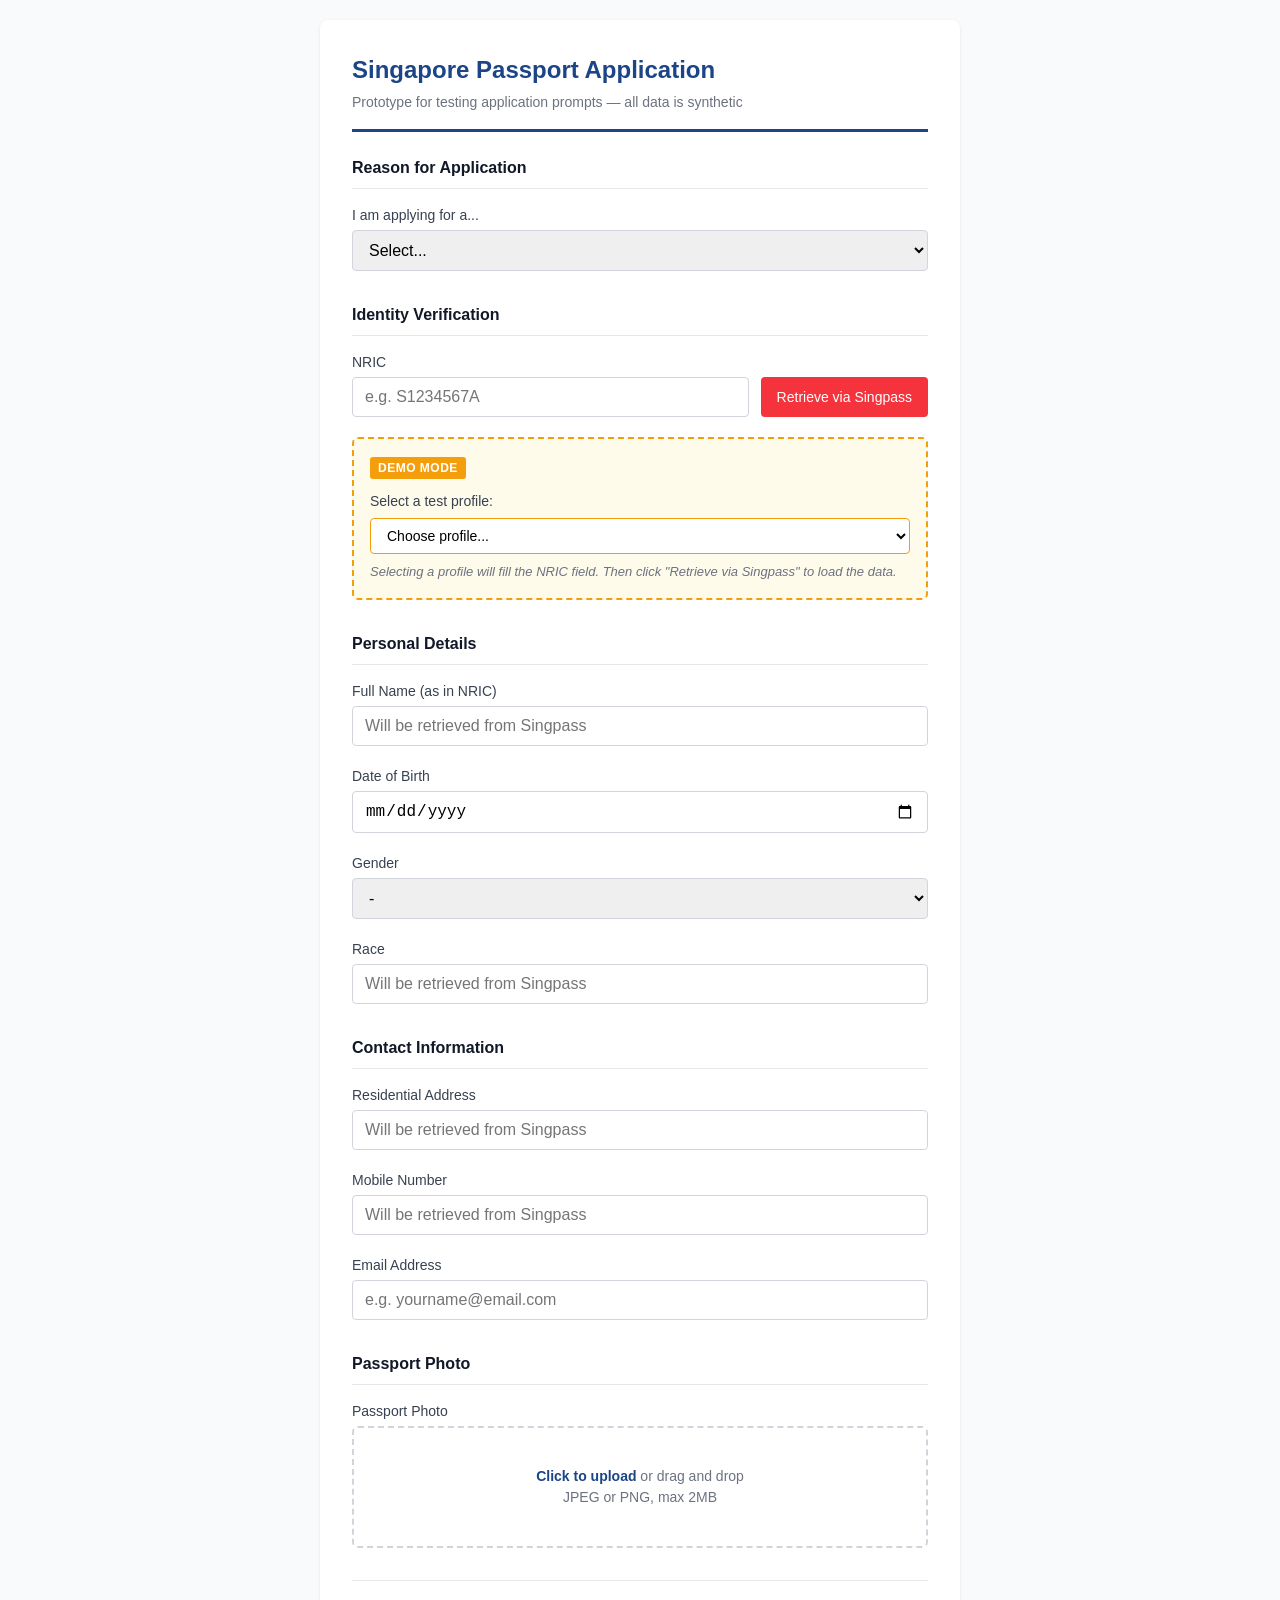
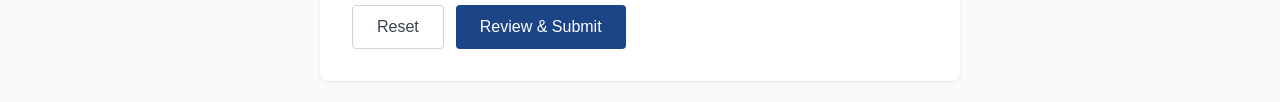
<file: day2-validate/prototype/index.html>
<!DOCTYPE html>
<html lang="en">
<head>
  <meta charset="UTF-8">
  <meta name="viewport" content="width=device-width, initial-scale=1.0">
  <title>Passport Application - Prototype</title>
  <link rel="stylesheet" href="style.css">
</head>
<body>
  <div class="container">
    <header>
      <h1>Singapore Passport Application</h1>
      <p class="subtitle">Prototype for testing application prompts — all data is synthetic</p>
    </header>

    <!-- Form Sections -->
    <div id="form-sections">
      <form id="passport-form">
        <!-- Section: Reason for Application -->
        <div class="form-section">
          <h2 class="section-title">Reason for Application</h2>

          <div class="field">
            <label for="reason">I am applying for a...</label>
            <select id="reason">
              <option value="">Select...</option>
              <option value="new">New passport</option>
              <option value="renew">Passport renewal</option>
              <option value="replace">Replacement passport</option>
            </select>
          </div>
        </div>

        <!-- Section: Identity Verification -->
        <div class="form-section">
          <h2 class="section-title">Identity Verification</h2>

          <div class="field">
            <label for="nric">NRIC</label>
            <div class="nric-input-group">
              <input type="text" id="nric" placeholder="e.g. S1234567A" maxlength="9" autocomplete="off">
              <button type="button" id="singpass-btn" class="btn btn-singpass">Retrieve via Singpass</button>
            </div>
            <div id="nric-pull-prompt" class="prompt hint">
              Enter your NRIC and click the button to retrieve your registered details
            </div>
          </div>

          <!-- Demo profile selector -->
          <div class="demo-profile-box">
            <div class="demo-label">Demo mode</div>
            <div class="demo-content">
              <label for="profile-select">Select a test profile:</label>
              <select id="profile-select">
                <option value="">Choose profile...</option>
              </select>
              <p class="demo-hint">Selecting a profile will fill the NRIC field. Then click "Retrieve via Singpass" to load the data.</p>
            </div>
          </div>
        </div>

        <!-- Section: Personal Details -->
        <div class="form-section">
          <h2 class="section-title">Personal Details</h2>

          <div class="field">
            <label for="name">Full Name (as in NRIC)</label>
            <input type="text" id="name" placeholder="Will be retrieved from Singpass">
          </div>

          <div class="field">
            <label for="dob">Date of Birth</label>
            <input type="date" id="dob">
          </div>

          <div class="field">
            <label for="gender">Gender</label>
            <select id="gender">
              <option value="">-</option>
              <option value="Male">Male</option>
              <option value="Female">Female</option>
            </select>
          </div>

          <div class="field">
            <label for="race">Race</label>
            <input type="text" id="race" placeholder="Will be retrieved from Singpass">
          </div>
        </div>

        <!-- Section: Contact Information -->
        <div class="form-section">
          <h2 class="section-title">Contact Information</h2>

          <div class="field">
            <label for="address">Residential Address</label>
            <input type="text" id="address" placeholder="Will be retrieved from Singpass">
            <div id="address-prompt" class="prompt hint">
              Format: BLK [number] [street name] #[unit] SINGAPORE [postal]
            </div>
          </div>

          <div class="field">
            <label for="phone">Mobile Number</label>
            <input type="tel" id="phone" placeholder="Will be retrieved from Singpass" maxlength="12">
            <div id="phone-prompt" class="prompt hint">
              8-digit number starting with 8 or 9 (e.g. 91234567)
            </div>
          </div>

          <div class="field">
            <label for="email">Email Address</label>
            <input type="email" id="email" placeholder="e.g. yourname@email.com">
            <div id="email-prompt" class="prompt"></div>
          </div>
        </div>

        <!-- Section: Photo Upload -->
        <div class="form-section">
          <h2 class="section-title">Passport Photo</h2>

          <div class="field">
            <label>Passport Photo</label>
            <div id="photo-upload" class="photo-upload">
              <input type="file" id="photo-file" accept="image/*">
              <p class="photo-upload-text">
                <strong>Click to upload</strong> or drag and drop<br>
                JPEG or PNG, max 2MB
              </p>
            </div>
            <div id="photo-prompt" class="prompt hint">
              Requirements: Recent colour photo, white background, 400x514 pixels minimum, JPEG format
            </div>
          </div>
        </div>

        <!-- Buttons -->
        <div class="button-group">
          <button type="button" class="btn btn-secondary" onclick="resetForm()">Reset</button>
          <button type="submit" id="submit-btn" class="btn btn-primary">Review & Submit</button>
        </div>
      </form>
    </div>
  </div>

  <!-- Confirmation Modal -->
  <div id="confirm-modal" class="modal-overlay">
    <div class="modal">
      <h2>Confirm Your Application</h2>
      <div class="modal-content">
        <p>Please verify the following details before submitting:</p>
        <ul id="summary-list" class="summary-list"></ul>
      </div>
      <div class="modal-buttons">
        <button type="button" id="cancel-submit" class="btn btn-secondary">Go Back</button>
        <button type="button" id="confirm-submit" class="btn btn-primary">Confirm & Submit</button>
      </div>
    </div>
  </div>

  <script src="config.js"></script>
  <script src="profiles.js"></script>
  <script src="app.js"></script>
</body>
</html>
</file>
<file: day2-validate/prototype/style.css>
/* Gov-style clean design for passport application prototype */
/* All styling is for prototype purposes only */

:root {
  --primary: #1c4587;
  --primary-light: #e8f0fe;
  --success: #137333;
  --success-light: #e6f4ea;
  --warning: #b45309;
  --warning-light: #fef3c7;
  --error: #c53030;
  --error-light: #fee2e2;
  --gray-50: #f9fafb;
  --gray-100: #f3f4f6;
  --gray-200: #e5e7eb;
  --gray-300: #d1d5db;
  --gray-500: #6b7280;
  --gray-700: #374151;
  --gray-900: #111827;
}

* {
  box-sizing: border-box;
}

body {
  font-family: -apple-system, BlinkMacSystemFont, 'Segoe UI', Roboto, 'Helvetica Neue', Arial, sans-serif;
  line-height: 1.5;
  color: var(--gray-900);
  background: var(--gray-50);
  margin: 0;
  padding: 20px;
}

.container {
  max-width: 640px;
  margin: 0 auto;
  background: white;
  border-radius: 8px;
  box-shadow: 0 1px 3px rgba(0,0,0,0.1);
  padding: 32px;
}

header {
  border-bottom: 3px solid var(--primary);
  padding-bottom: 16px;
  margin-bottom: 24px;
}

h1 {
  font-size: 1.5rem;
  font-weight: 600;
  color: var(--primary);
  margin: 0 0 4px 0;
}

.subtitle {
  color: var(--gray-500);
  font-size: 0.875rem;
  margin: 0;
}

/* Profile switcher */
.profile-switcher {
  background: var(--gray-100);
  border-radius: 6px;
  padding: 12px 16px;
  margin-bottom: 24px;
  display: flex;
  align-items: center;
  gap: 12px;
}

.profile-switcher label {
  font-size: 0.875rem;
  font-weight: 500;
  color: var(--gray-700);
}

.profile-switcher select {
  flex: 1;
  padding: 8px 12px;
  border: 1px solid var(--gray-300);
  border-radius: 4px;
  font-size: 0.875rem;
}

/* Form sections */
.form-section {
  margin-bottom: 32px;
}

.section-title {
  font-size: 1rem;
  font-weight: 600;
  color: var(--gray-900);
  margin: 0 0 16px 0;
  padding-bottom: 8px;
  border-bottom: 1px solid var(--gray-200);
}

/* Form fields */
.field {
  margin-bottom: 20px;
}

.field label {
  display: block;
  font-size: 0.875rem;
  font-weight: 500;
  color: var(--gray-700);
  margin-bottom: 4px;
}

.field input,
.field select {
  width: 100%;
  padding: 10px 12px;
  border: 1px solid var(--gray-300);
  border-radius: 4px;
  font-size: 1rem;
  transition: border-color 0.15s, box-shadow 0.15s;
}

.field input:focus,
.field select:focus {
  outline: none;
  border-color: var(--primary);
  box-shadow: 0 0 0 3px var(--primary-light);
}

.field input:disabled,
.field select:disabled {
  background: var(--gray-100);
  color: var(--gray-700);
  cursor: not-allowed;
}

.field input.error {
  border-color: var(--error);
}

.field input.error:focus {
  box-shadow: 0 0 0 3px var(--error-light);
}

/* Prompt messages */
.prompt {
  font-size: 0.8125rem;
  margin-top: 6px;
  padding: 8px 12px;
  border-radius: 4px;
  display: none;
}

.prompt.visible {
  display: block;
}

.prompt.pull {
  background: var(--primary-light);
  color: var(--primary);
  border-left: 3px solid var(--primary);
}

.prompt.hint {
  background: var(--gray-100);
  color: var(--gray-700);
  border-left: 3px solid var(--gray-300);
}

.prompt.validation-warning {
  background: var(--warning-light);
  color: var(--warning);
  border-left: 3px solid var(--warning);
}

.prompt.validation-error {
  background: var(--error-light);
  color: var(--error);
  border-left: 3px solid var(--error);
}

.prompt.validation-success {
  background: var(--success-light);
  color: var(--success);
  border-left: 3px solid var(--success);
}

/* Soft confirmation - low emphasis, doesn't compete with warnings */
.prompt.soft-success {
  background: transparent;
  color: var(--gray-500);
  border-left: none;
  padding-left: 0;
  font-size: 0.75rem;
}

/* Flagged field - needs help */
input.flagged,
select.flagged {
  border-color: var(--warning);
  background: var(--warning-light);
}

.help-link {
  color: var(--primary);
  text-decoration: underline;
  font-weight: 500;
}

.help-link:hover {
  color: var(--primary);
  text-decoration: none;
}

/* Auto-filled indicator */
.auto-filled {
  display: inline-block;
  font-size: 0.75rem;
  background: var(--primary-light);
  color: var(--primary);
  padding: 2px 6px;
  border-radius: 3px;
  margin-left: 8px;
  font-weight: 500;
}

/* Photo upload */
.photo-upload {
  border: 2px dashed var(--gray-300);
  border-radius: 6px;
  padding: 24px;
  text-align: center;
  cursor: pointer;
  transition: border-color 0.15s, background 0.15s;
}

.photo-upload:hover {
  border-color: var(--primary);
  background: var(--primary-light);
}

.photo-upload input {
  display: none;
}

.photo-upload-text {
  color: var(--gray-500);
  font-size: 0.875rem;
}

.photo-upload-text strong {
  color: var(--primary);
}

/* Buttons */
.button-group {
  display: flex;
  gap: 12px;
  margin-top: 32px;
  padding-top: 24px;
  border-top: 1px solid var(--gray-200);
}

.btn {
  padding: 12px 24px;
  border-radius: 4px;
  font-size: 1rem;
  font-weight: 500;
  cursor: pointer;
  transition: background 0.15s;
  border: none;
}

.btn-primary {
  background: var(--primary);
  color: white;
}

.btn-primary:hover {
  background: #15366b;
}

.btn-secondary {
  background: white;
  color: var(--gray-700);
  border: 1px solid var(--gray-300);
}

.btn-secondary:hover {
  background: var(--gray-50);
}

/* Confirmation modal */
.modal-overlay {
  position: fixed;
  top: 0;
  left: 0;
  right: 0;
  bottom: 0;
  background: rgba(0,0,0,0.5);
  display: none;
  align-items: center;
  justify-content: center;
  z-index: 1000;
}

.modal-overlay.visible {
  display: flex;
}

.modal {
  background: white;
  border-radius: 8px;
  padding: 24px;
  max-width: 480px;
  width: 90%;
  box-shadow: 0 20px 25px -5px rgba(0,0,0,0.1);
}

.modal h2 {
  margin: 0 0 16px 0;
  font-size: 1.25rem;
}

.modal-content {
  margin-bottom: 24px;
}

.modal-buttons {
  display: flex;
  gap: 12px;
  justify-content: flex-end;
}

/* Summary list */
.summary-list {
  list-style: none;
  padding: 0;
  margin: 0;
}

.summary-list li {
  padding: 8px 0;
  border-bottom: 1px solid var(--gray-200);
  display: flex;
  justify-content: space-between;
}

.summary-list li:last-child {
  border-bottom: none;
}

.summary-label {
  color: var(--gray-500);
  font-size: 0.875rem;
}

.summary-value {
  font-weight: 500;
}

/* Onboarding section */
.onboarding {
  margin-bottom: 32px;
}

.prep-box {
  background: var(--primary-light);
  border-radius: 6px;
  padding: 16px 20px;
  margin: 20px 0;
}

.prep-box h3 {
  margin: 0 0 12px 0;
  font-size: 0.9375rem;
  font-weight: 600;
  color: var(--primary);
}

.prep-list {
  margin: 0;
  padding-left: 20px;
  color: var(--gray-700);
  font-size: 0.875rem;
}

.prep-list li {
  margin-bottom: 6px;
}

.prep-list li:last-child {
  margin-bottom: 0;
}

/* NRIC input with Singpass button */
.nric-input-group {
  display: flex;
  gap: 12px;
}

.nric-input-group input {
  flex: 1;
}

.btn-singpass {
  background: #f4333d;
  color: white;
  padding: 10px 16px;
  border-radius: 4px;
  font-size: 0.875rem;
  font-weight: 500;
  border: none;
  cursor: pointer;
  white-space: nowrap;
  transition: background 0.15s;
}

.btn-singpass:hover {
  background: #d92d36;
}

.btn-singpass:disabled {
  background: var(--gray-300);
  cursor: not-allowed;
}

/* Demo profile box */
.demo-profile-box {
  background: #fffbeb;
  border: 2px dashed #f59e0b;
  border-radius: 6px;
  padding: 16px;
  margin-top: 20px;
}

.demo-label {
  display: inline-block;
  background: #f59e0b;
  color: white;
  font-size: 0.75rem;
  font-weight: 600;
  padding: 2px 8px;
  border-radius: 3px;
  margin-bottom: 12px;
  text-transform: uppercase;
  letter-spacing: 0.5px;
}

.demo-content label {
  display: block;
  font-size: 0.875rem;
  font-weight: 500;
  color: var(--gray-700);
  margin-bottom: 6px;
}

.demo-content select {
  width: 100%;
  padding: 8px 12px;
  border: 1px solid #f59e0b;
  border-radius: 4px;
  font-size: 0.875rem;
  background: white;
}

.demo-hint {
  font-size: 0.8125rem;
  color: var(--gray-500);
  margin: 8px 0 0 0;
  font-style: italic;
}

/* Responsive */
@media (max-width: 480px) {
  body {
    padding: 12px;
  }

  .container {
    padding: 20px;
  }

  .button-group {
    flex-direction: column;
  }

  .btn {
    width: 100%;
  }

  .nric-input-group {
    flex-direction: column;
  }

  .btn-singpass {
    width: 100%;
  }
}
</file>
